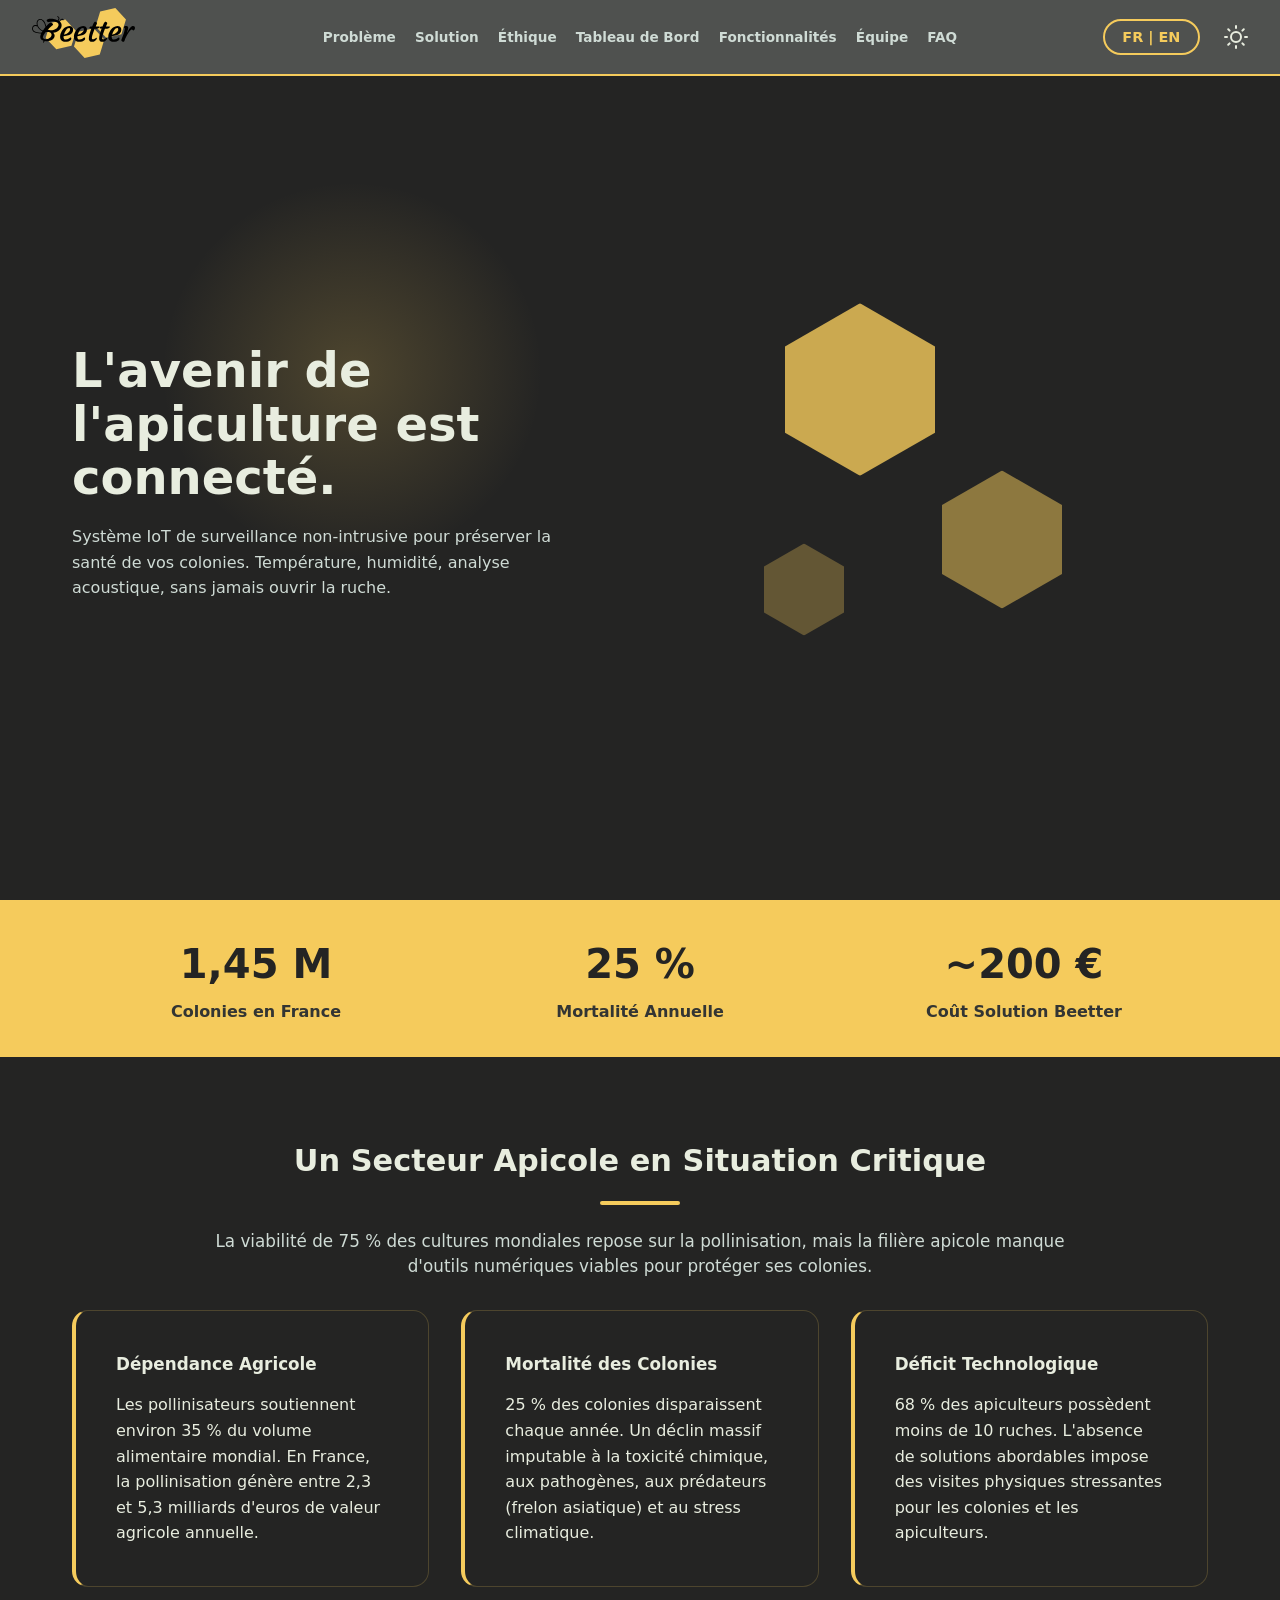
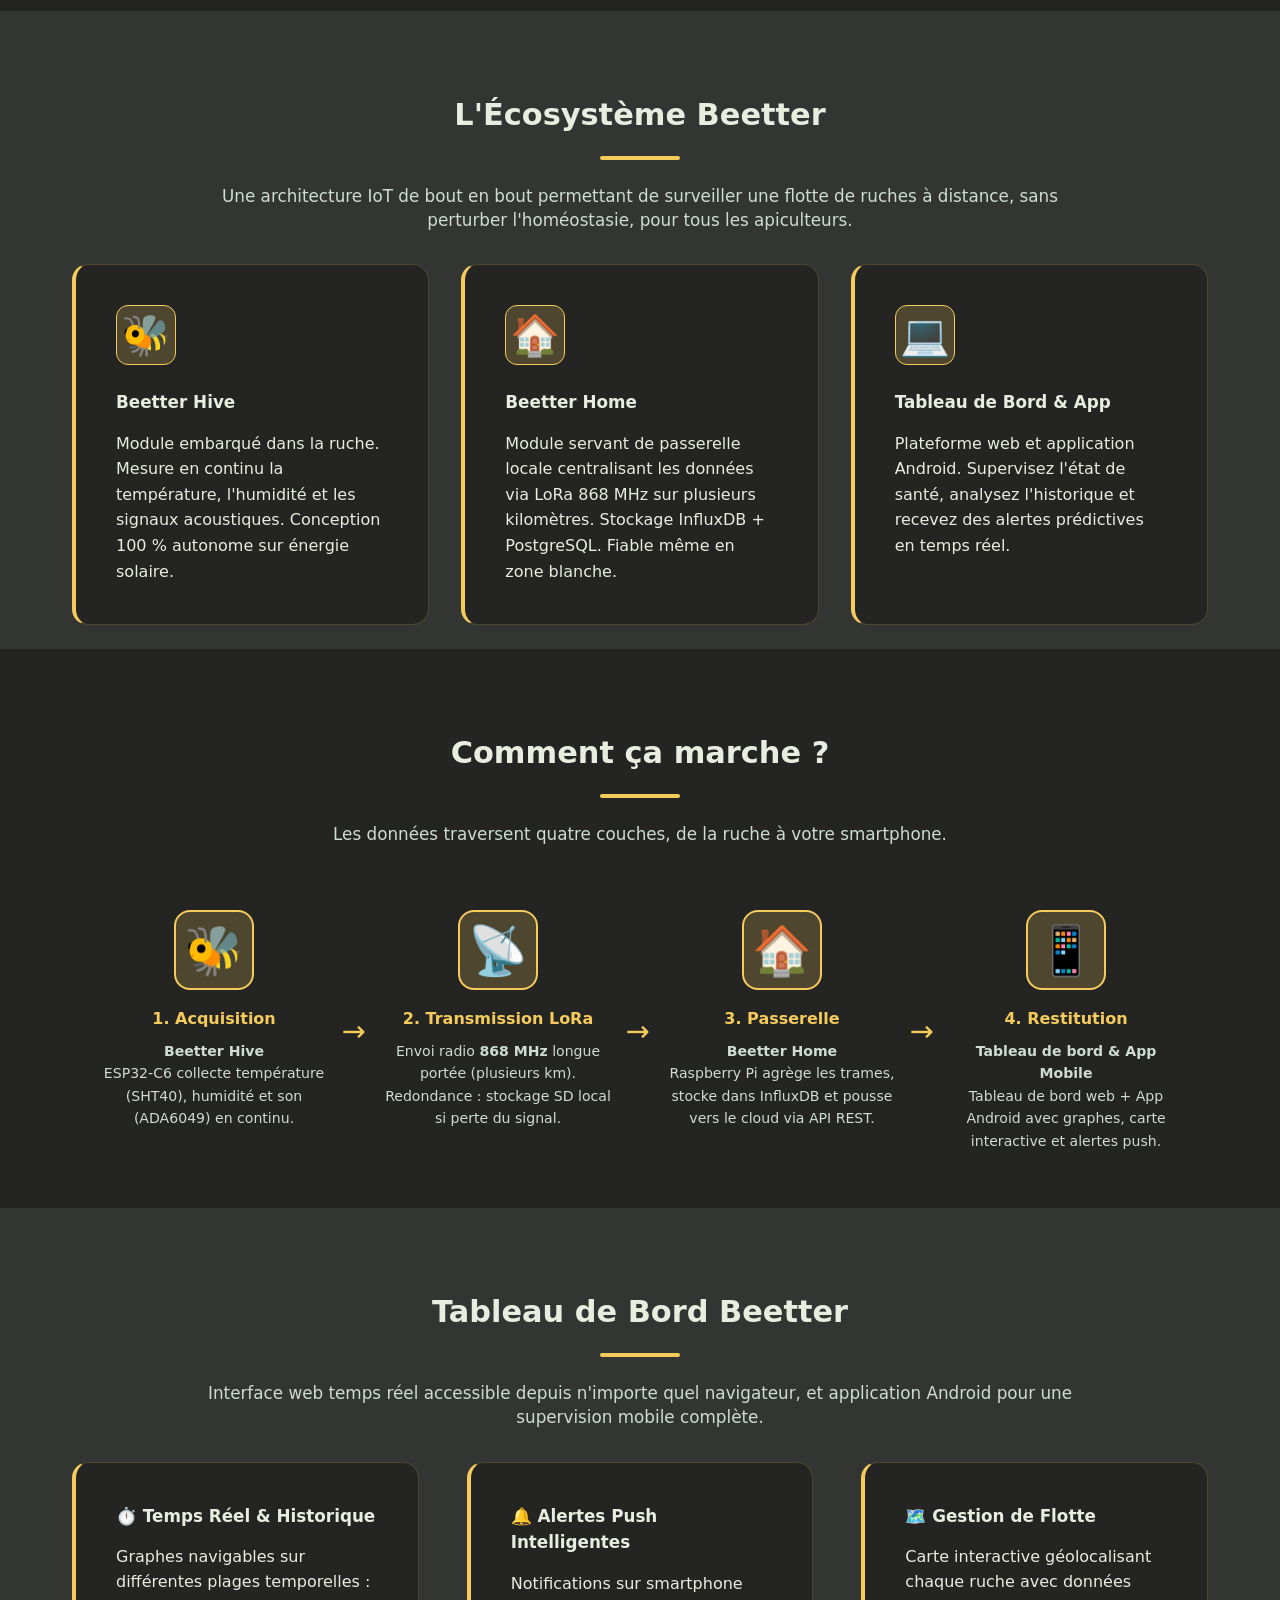
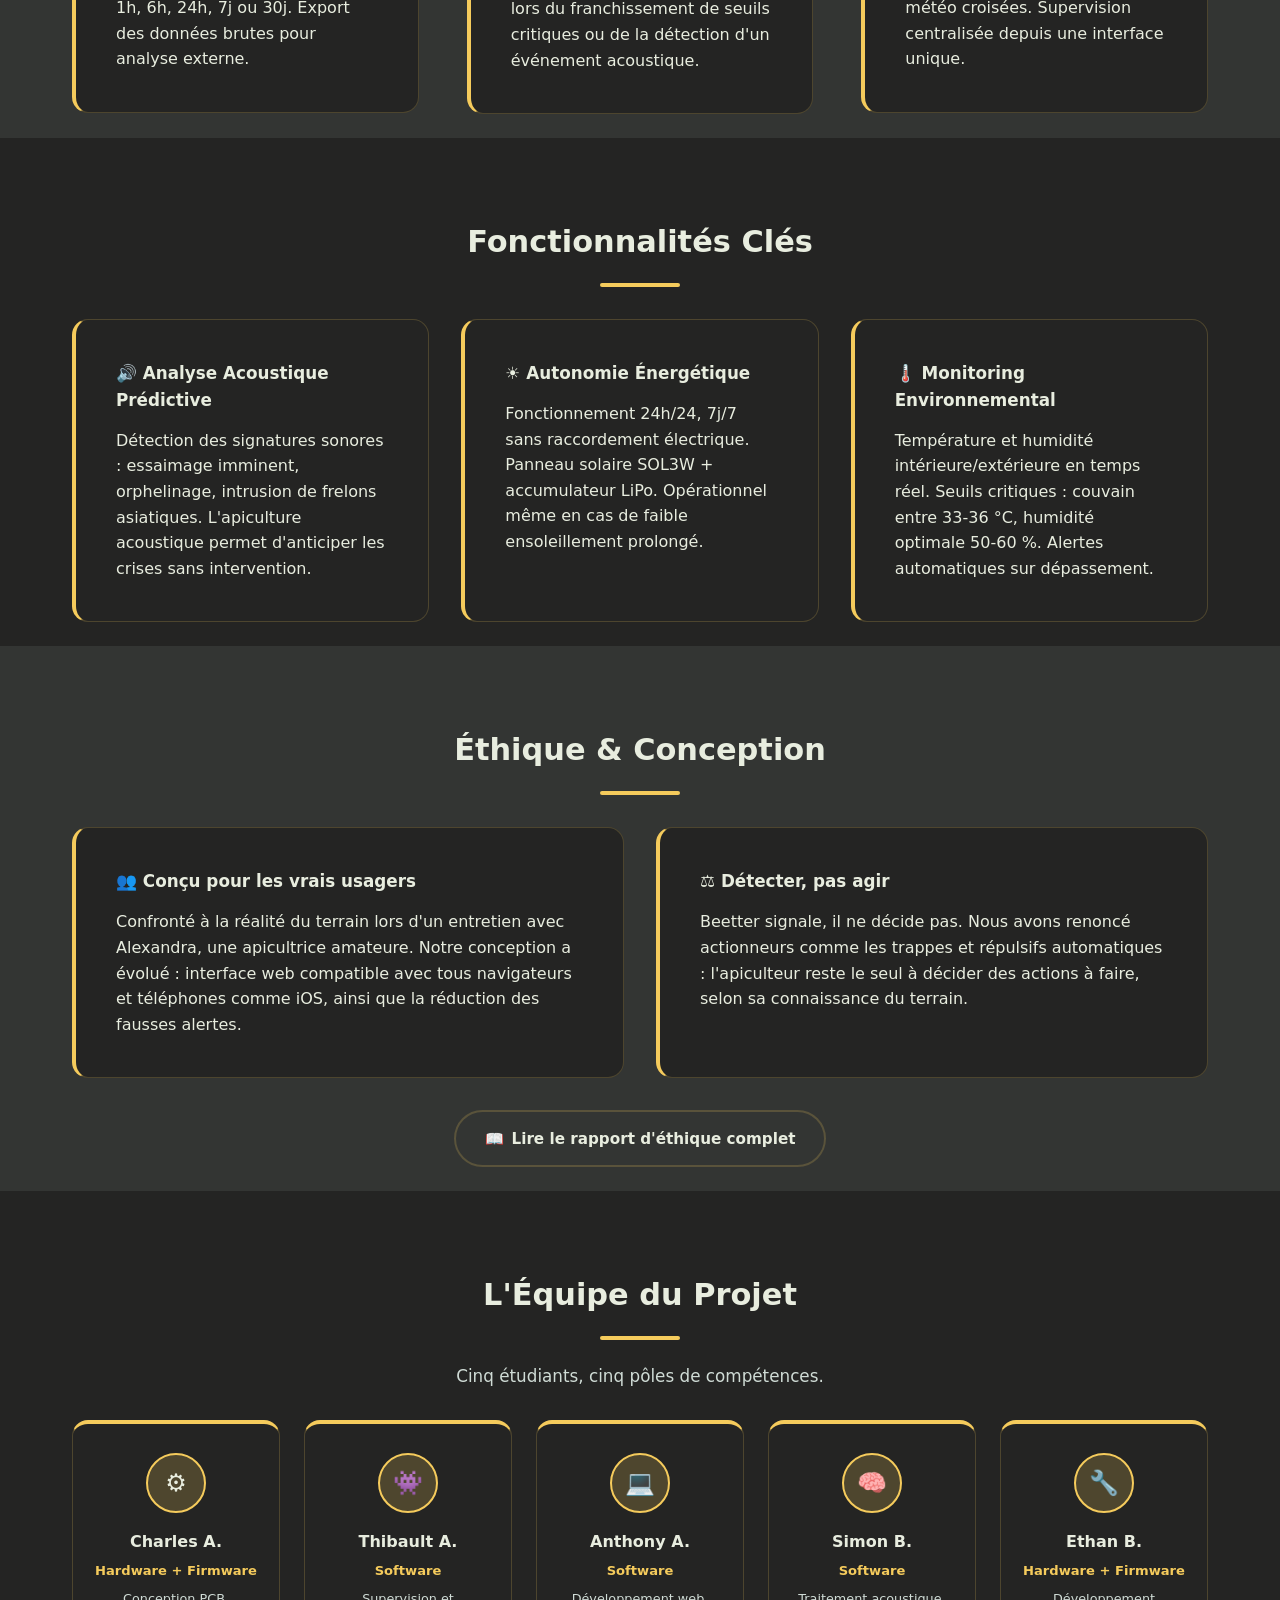
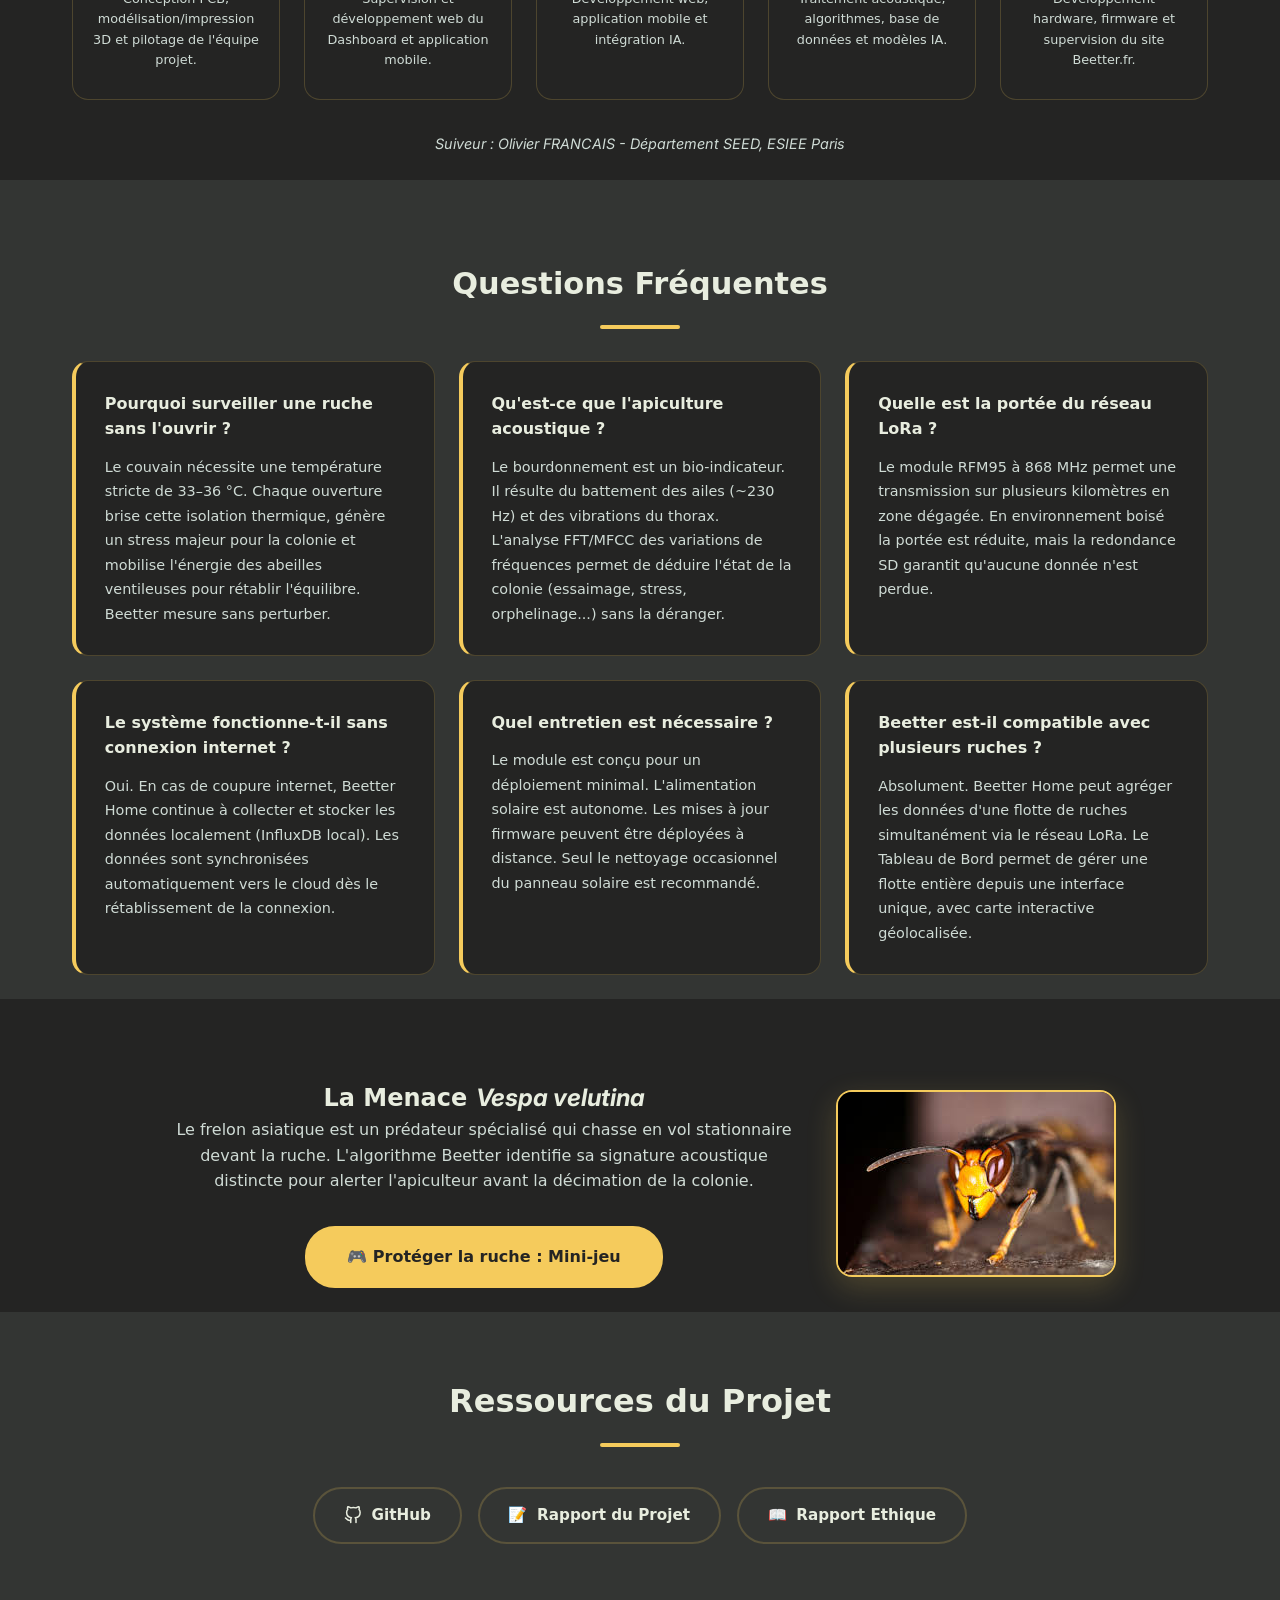
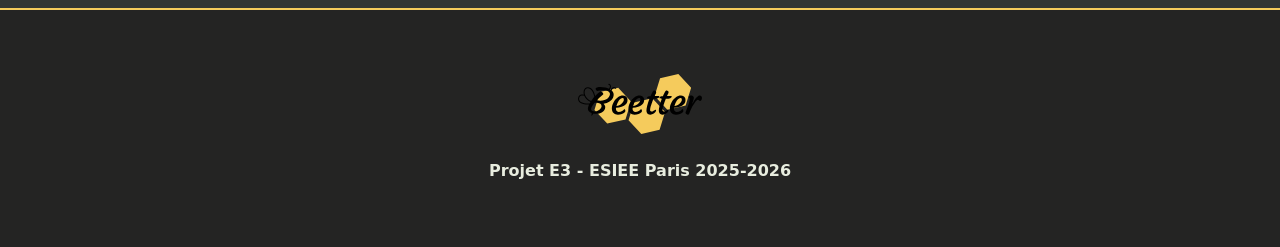
<file: website/index.html>
<!DOCTYPE html>
<html lang="fr">
<!-- Page uses bilingual spans with lang-specific classes. FR/EN content is toggled by updating the root lang attribute. -->
<head>
    <meta charset="UTF-8">
    <meta name="viewport" content="width=device-width, initial-scale=1.0">

    <!-- SEO -->
    <title>Beetter - Monitoring apicole</title>
    <meta name="description" content="Beetter est un système de monitoring apicole connecté. Surveillance en temps réel de vos ruches : température, humidité, analyse acoustique prédictive.">

    <!-- Open Graph (partage réseaux sociaux) -->
    <meta property="og:title" content="Beetter - Monitoring apicole">
    <meta property="og:description" content="Système IoT de surveillance pour préserver la santé de vos colonies. Température, humidité, analyse acoustique, sans jamais ouvrir la ruche.">
    <meta property="og:image" content="https://beetter.fr/Logo_B.png">
    <meta property="og:url" content="https://beetter.fr">
    <meta property="og:type" content="website">
    <meta name="twitter:card" content="summary_large_image">

    <!-- Favicon -->
    <link rel="icon" type="image/png" href="Logo_B.png">

    <!-- Polices : preconnect avant le chargement pour éviter le FOIT sur OVH -->
    <link rel="preconnect" href="https://fonts.googleapis.com">
    <link rel="preconnect" href="https://fonts.gstatic.com" crossorigin>
    <link href="https://fonts.googleapis.com/css2?family=Inter:wght@300;400;600;800&display=swap" rel="stylesheet">

    <!-- CSS local après les polices -->
    <link rel="stylesheet" href="style.css">
    <style>
        /* Bouton FR|EN — harmonisé avec mini-jeu.html */
        .lang-btn {
            display: inline-flex;
            align-items: center;
            justify-content: center;
            padding: 0.5rem 1.1rem;
            font-family: 'Inter', system-ui, sans-serif;
            font-size: 0.9rem;
            font-weight: 700;
            border: 2px solid var(--accent);
            border-radius: 20px;
            background: transparent;
            color: var(--accent);
            cursor: pointer;
            white-space: nowrap;
            transition: transform 0.2s ease, box-shadow 0.2s ease,
                        background-color 0.2s ease, color 0.2s ease;
        }
        .lang-btn:hover {
            background-color: var(--accent);
            color: #242423;
            transform: translateY(-1px);
            box-shadow: 0 6px 14px var(--shadow-accent);
        }
        /* Centrage pour la section Vespa velutina */
        .vespa-grid {
            display: flex;
            align-items: center;
            justify-content: center;
            gap: 2rem;
            flex-wrap: wrap;
        }
        .vespa-grid .game-content {
            text-align: center;
            max-width: 640px;
        }
        .vespa-grid .game-image {
            display: flex;
            justify-content: center;
        }
    </style>
</head>
<body>

    <!-- ══════════════════════ NAVBAR ══════════════════════ -->
    <!-- Main site navigation with logo, section anchors, language and theme toggles. -->
    <nav class="navbar">
        <a href="#" class="logo">
            <img src="Logo Beetter.svg" alt="Logo Beetter" class="logo-img">
        </a>

        <!-- Scrim overlay (mobile) -->
        <div class="nav-scrim" id="nav-scrim"></div>

        <ul class="nav-links" id="nav-links">
            <li><a href="#problematique" class="lang-fr">Problème</a><a href="#problematique" class="lang-en">Problem</a></li>
            <li><a href="#solution" class="lang-fr">Solution</a><a href="#solution" class="lang-en">Solution</a></li>
            <li><a href="#ethique" class="lang-fr">Éthique</a><a href="#ethique" class="lang-en">Ethics</a></li>
            <li><a href="#dashboard" class="lang-fr">Tableau de Bord</a><a href="#dashboard" class="lang-en">Dashboard</a></li>
            <li><a href="#technologie" class="lang-fr">Fonctionnalités</a><a href="#technologie" class="lang-en">Features</a></li>
            <li><a href="#equipe" class="lang-fr">Équipe</a><a href="#equipe" class="lang-en">Team</a></li>
            <li><a href="#faq">FAQ</a></li>
        </ul>

        <div class="nav-controls">
            <button id="lang-toggle" class="lang-btn" aria-label="Changer de langue">FR | EN</button>
            <button id="theme-toggle" class="theme-btn" aria-label="Basculer le thème">
                <svg id="moon-icon" xmlns="http://www.w3.org/2000/svg" width="24" height="24" viewBox="0 0 24 24" fill="none" stroke="currentColor" stroke-width="2" stroke-linecap="round" stroke-linejoin="round"><path d="M21 12.79A9 9 0 1 1 11.21 3 7 7 0 0 0 21 12.79z"></path></svg>
                <svg id="sun-icon" xmlns="http://www.w3.org/2000/svg" width="24" height="24" viewBox="0 0 24 24" fill="none" stroke="currentColor" stroke-width="2" stroke-linecap="round" stroke-linejoin="round" style="display:none;"><circle cx="12" cy="12" r="5"></circle><line x1="12" y1="1" x2="12" y2="3"></line><line x1="12" y1="21" x2="12" y2="23"></line><line x1="4.22" y1="4.22" x2="5.64" y2="5.64"></line><line x1="18.36" y1="18.36" x2="19.78" y2="19.78"></line><line x1="1" y1="12" x2="3" y2="12"></line><line x1="21" y1="12" x2="23" y2="12"></line><line x1="4.22" y1="19.78" x2="5.64" y2="18.36"></line><line x1="18.36" y1="5.64" x2="19.78" y2="4.22"></line></svg>
            </button>
            <button class="hamburger" id="hamburger" aria-label="Ouvrir le menu" aria-expanded="false">
                <span></span><span></span><span></span>
            </button>
        </div>
    </nav>

    <!-- ══════════════════════ HERO ══════════════════════ -->
    <!-- Landing section with the product message and visual hero artwork. -->
    <header class="hero">
        <div class="hero-content">
            <!-- Un seul h1 par page pour le SEO, les deux langues dans des spans -->
            <h1>
                <span class="lang-fr">L'avenir de l'apiculture est connecté.</span>
                <span class="lang-en">The future of beekeeping is connected.</span>
            </h1>
            <p class="lang-fr">Système IoT de surveillance non-intrusive pour préserver la santé de vos colonies. Température, humidité, analyse acoustique, sans jamais ouvrir la ruche.</p>
            <p class="lang-en">Non-intrusive IoT monitoring system to preserve the health of your colonies. Temperature, humidity, acoustic analysis, without ever opening the hive.</p>
        </div>
        <div class="hero-graphic" aria-hidden="true">
            <div class="hexagon hex-1"></div>
            <div class="hexagon hex-2"></div>
            <div class="hexagon hex-3"></div>
        </div>
    </header>

    <!-- ══════════════════════ STATS ══════════════════════ -->
    <section class="stats-banner" aria-label="Chiffres clés">
        <div class="container grid-3">
            <div class="stat-item">
                <p class="stat-value">1,45 M</p>
                <p class="lang-fr stat-label">Colonies en France</p>
                <p class="lang-en stat-label">Colonies in France</p>
            </div>
            <div class="stat-item">
                <p class="stat-value">25 %</p>
                <p class="lang-fr stat-label">Mortalité Annuelle</p>
                <p class="lang-en stat-label">Annual Mortality</p>
            </div>
            <div class="stat-item">
                <p class="stat-value">~200 €</p>
                <p class="lang-fr stat-label">Coût Solution Beetter</p>
                <p class="lang-en stat-label">Beetter Solution Cost</p>
            </div>
        </div>
    </section>

    <!-- ══════════════════════ PROBLÈME ══════════════════════ -->
    <section id="problematique" class="section">
        <div class="container">
            <div class="section-header">
                <h2>
                    <span class="lang-fr">Un Secteur Apicole en Situation Critique</span>
                    <span class="lang-en">An Apicultural Sector in Critical Condition</span>
                </h2>
                <div class="divider"></div>
                <p class="subtitle lang-fr">La viabilité de 75 % des cultures mondiales repose sur la pollinisation, mais la filière apicole manque d'outils numériques viables pour protéger ses colonies.</p>
                <p class="subtitle lang-en">The viability of 75% of global crops relies on pollination, yet the beekeeping sector lacks viable digital tools to protect its colonies.</p>
            </div>
            <div class="grid-3">
                <div class="card">
                    <h3 class="lang-fr">Dépendance Agricole</h3>
                    <h3 class="lang-en">Agricultural Dependency</h3>
                    <p class="lang-fr">Les pollinisateurs soutiennent environ 35 % du volume alimentaire mondial. En France, la pollinisation génère entre 2,3 et 5,3 milliards d'euros de valeur agricole annuelle.</p>
                    <p class="lang-en">Pollinators support about 35% of global food volume. In France, pollination generates between 2.3 and 5.3 billion euros in annual agricultural value.</p>
                </div>
                <div class="card">
                    <h3 class="lang-fr">Mortalité des Colonies</h3>
                    <h3 class="lang-en">Colony Mortality</h3>
                    <p class="lang-fr">25 % des colonies disparaissent chaque année. Un déclin massif imputable à la toxicité chimique, aux pathogènes, aux prédateurs (frelon asiatique) et au stress climatique.</p>
                    <p class="lang-en">25% of colonies disappear each year. A massive decline attributable to chemical toxicity, pathogens, predators (Asian hornet), and climatic stress.</p>
                </div>
                <div class="card">
                    <h3 class="lang-fr">Déficit Technologique</h3>
                    <h3 class="lang-en">Technological Deficit</h3>
                    <p class="lang-fr">68 % des apiculteurs possèdent moins de 10 ruches. L'absence de solutions abordables impose des visites physiques stressantes pour les colonies et les apiculteurs.</p>
                    <p class="lang-en">68% of beekeepers own fewer than 10 hives. The lack of affordable solutions forces stressful physical visits for both colonies and beekeepers.</p>
                </div>
            </div>
        </div>
    </section>

    <!-- ══════════════════════ SOLUTION / ÉCOSYSTÈME ══════════════════════ -->
    <section id="solution" class="section bg-alt">
        <div class="container">
            <div class="section-header">
                <h2>
                    <span class="lang-fr">L'Écosystème Beetter</span>
                    <span class="lang-en">The Beetter Ecosystem</span>
                </h2>
                <div class="divider"></div>
                <p class="subtitle lang-fr">Une architecture IoT de bout en bout permettant de surveiller une flotte de ruches à distance, sans perturber l'homéostasie, pour tous les apiculteurs.</p>
                <p class="subtitle lang-en">An end-to-end IoT architecture enabling remote monitoring of a hive fleet, without disrupting homeostasis, for all beekeepers.</p>
            </div>
            <div class="grid-3">
                <div class="feature-box">
                    <div class="feature-icon" aria-hidden="true">🐝</div>
                    <h3>Beetter Hive</h3>
                    <p class="lang-fr">Module embarqué dans la ruche. Mesure en continu la température, l'humidité et les signaux acoustiques. Conception 100 % autonome sur énergie solaire.</p>
                    <p class="lang-en">In-hive embedded module. Continuously measures temperature, humidity, and acoustic signals. 100% autonomous solar-powered design.</p>
                </div>
                <div class="feature-box">
                    <div class="feature-icon" aria-hidden="true">🏠</div>
                    <h3>Beetter Home</h3>
                    <p class="lang-fr">Module servant de passerelle locale centralisant les données via LoRa 868 MHz sur plusieurs kilomètres. Stockage InfluxDB + PostgreSQL. Fiable même en zone blanche.</p>
                    <p class="lang-en">Local gateway centralizing data via LoRa 868 MHz over several kilometers. InfluxDB + PostgreSQL storage. Reliable even in dead zones.</p>
                </div>
                <div class="feature-box">
                    <div class="feature-icon" aria-hidden="true">💻</div>
                    <h3>
                        <span class="lang-fr">Tableau de Bord &amp; App</span>
                        <span class="lang-en">Dashboard &amp; App</span>
                    </h3>
                    <p class="lang-fr">Plateforme web et application Android. Supervisez l'état de santé, analysez l'historique et recevez des alertes prédictives en temps réel.</p>
                    <p class="lang-en">Web platform and Android app. Monitor health status, analyze history, and receive predictive alerts in real time.</p>
                </div>
            </div>
        </div>
    </section>

    <!-- ══════════════════════ COMMENT ÇA MARCHE ══════════════════════ -->
    <section id="comment" class="section">
        <div class="container">
            <div class="section-header">
                <h2>
                    <span class="lang-fr">Comment ça marche ?</span>
                    <span class="lang-en">How does it work?</span>
                </h2>
                <div class="divider"></div>
                <p class="subtitle lang-fr">Les données traversent quatre couches, de la ruche à votre smartphone.</p>
                <p class="subtitle lang-en">Data travels through four layers, from the hive to your smartphone.</p>
            </div>
            <div class="flow-grid">
                <div class="flow-step">
                    <div class="flow-icon" aria-hidden="true">🐝</div>
                    <h4 class="lang-fr">1. Acquisition</h4>
                    <h4 class="lang-en">1. Acquisition</h4>
                    <p class="lang-fr"><strong>Beetter Hive</strong><br>ESP32-C6 collecte température (SHT40), humidité et son (ADA6049) en continu.</p>
                    <p class="lang-en"><strong>Beetter Hive</strong><br>ESP32-C6 continuously collects temperature (SHT40), humidity and sound (ADA6049).</p>
                </div>
                <div class="flow-step">
                    <div class="flow-icon" aria-hidden="true">📡</div>
                    <h4 class="lang-fr">2. Transmission LoRa</h4>
                    <h4 class="lang-en">2. LoRa Transmission</h4>
                    <p class="lang-fr">Envoi radio <strong>868 MHz</strong> longue portée (plusieurs km). Redondance : stockage SD local si perte du signal.</p>
                    <p class="lang-en"><strong>868 MHz</strong> long-range radio (several km). Redundancy: local SD storage if signal is lost.</p>
                </div>
                <div class="flow-step">
                    <div class="flow-icon" aria-hidden="true">🏠</div>
                    <h4 class="lang-fr">3. Passerelle</h4>
                    <h4 class="lang-en">3. Gateway</h4>
                    <p class="lang-fr"><strong>Beetter Home</strong><br>Raspberry Pi agrège les trames, stocke dans InfluxDB et pousse vers le cloud via API REST.</p>
                    <p class="lang-en"><strong>Beetter Home</strong><br>Raspberry Pi aggregates frames, stores in InfluxDB, and pushes to cloud via REST API.</p>
                </div>
                <div class="flow-step">
                    <div class="flow-icon" aria-hidden="true">📱</div>
                    <h4 class="lang-fr">4. Restitution</h4>
                    <h4 class="lang-en">4. Display</h4>
                    <p class="lang-fr"><strong>Tableau de bord &amp; App Mobile</strong><br>Tableau de bord web + App Android avec graphes, carte interactive et alertes push.</p>
                    <p class="lang-en"><strong>Dashboard &amp; App</strong><br>Web dashboard + Android app with graphs, interactive map, and push alerts.</p>
                </div>
            </div>
        </div>
    </section>

    <!-- ══════════════════════ DASHBOARD PREVIEW ══════════════════════ -->
    <section id="dashboard" class="section bg-alt">
        <div class="container">
            <div class="section-header">
                <h2>
                    <span class="lang-fr">Tableau de Bord Beetter</span>
                    <span class="lang-en">Beetter Dashboard</span>
                </h2>
                <div class="divider"></div>
                <p class="subtitle lang-fr">Interface web temps réel accessible depuis n'importe quel navigateur, et application Android pour une supervision mobile complète.</p>
                <p class="subtitle lang-en">Real-time web interface accessible from any browser, and Android app for complete mobile supervision.</p>
            </div>
            <div class="grid-2 dashboard-features">
                <div class="tech-item">
                    <h3 class="lang-fr">⏱️ Temps Réel &amp; Historique</h3>
                    <h3 class="lang-en">⏱️ Real-Time &amp; History</h3>
                    <p class="lang-fr">Graphes navigables sur différentes plages temporelles : 1h, 6h, 24h, 7j ou 30j. Export des données brutes pour analyse externe.</p>
                    <p class="lang-en">Navigable graphs over different time ranges : 1h, 6h, 24h, 7d, or 30d. Raw data export for external analysis.</p>
                </div>
                <div class="tech-item">
                    <h3 class="lang-fr">🔔 Alertes Push Intelligentes</h3>
                    <h3 class="lang-en">🔔 Smart Push Alerts</h3>
                    <p class="lang-fr">Notifications sur smartphone lors du franchissement de seuils critiques ou de la détection d'un événement acoustique.</p>
                    <p class="lang-en">Smartphone notifications when critical thresholds are crossed or an acoustic event is detected.</p>
                </div>
                <div class="tech-item">
                    <h3 class="lang-fr">🗺️ Gestion de Flotte</h3>
                    <h3 class="lang-en">🗺️ Fleet Management</h3>
                    <p class="lang-fr">Carte interactive géolocalisant chaque ruche avec données météo croisées. Supervision centralisée depuis une interface unique.</p>
                    <p class="lang-en">Interactive map geolocating each hive with cross-referenced weather data. Centralized supervision from a single interface.</p>
                </div>
            </div>
        </div>
    </section>

    <!-- ══════════════════════ FONCTIONNALITÉS ══════════════════════ -->
    <section id="technologie" class="section">
        <div class="container">
            <div class="section-header">
                <h2>
                    <span class="lang-fr">Fonctionnalités Clés</span>
                    <span class="lang-en">Key Features</span>
                </h2>
                <div class="divider"></div>
            </div>
            <div class="grid-2">
                <div class="tech-item">
                    <h3 class="lang-fr">🔊 Analyse Acoustique Prédictive</h3>
                    <h3 class="lang-en">🔊 Predictive Acoustic Analysis</h3>
                    <p class="lang-fr">Détection des signatures sonores : essaimage imminent, orphelinage, intrusion de frelons asiatiques. L'apiculture acoustique permet d'anticiper les crises sans intervention.</p>
                    <p class="lang-en">Detection of sound signatures: imminent swarming, queenless colony, Asian hornet intrusion. Acoustic beekeeping enables anticipating crises without intervention.</p>
                </div>
                <div class="tech-item">
                    <h3 class="lang-fr">☀️ Autonomie Énergétique</h3>
                    <h3 class="lang-en">☀️ Energy Autonomy</h3>
                    <p class="lang-fr">Fonctionnement 24h/24, 7j/7 sans raccordement électrique. Panneau solaire SOL3W + accumulateur LiPo. Opérationnel même en cas de faible ensoleillement prolongé.</p>
                    <p class="lang-en">24/7 operation without electrical connection. SOL3W solar panel + LiPo battery. Operational even during prolonged low sunlight.</p>
                </div>
                <div class="tech-item">
                    <h3 class="lang-fr">🌡️ Monitoring Environnemental</h3>
                    <h3 class="lang-en">🌡️ Environmental Monitoring</h3>
                    <p class="lang-fr">Température et humidité intérieure/extérieure en temps réel. Seuils critiques : couvain entre 33-36 °C, humidité optimale 50-60 %. Alertes automatiques sur dépassement.</p>
                    <p class="lang-en">Real-time interior/exterior temperature and humidity. Critical thresholds: brood between 33-36°C, optimal humidity 50-60%. Automatic alerts on threshold breach.</p>
                </div>
            </div>
        </div>
    </section>

    <!-- ══════════════════════ ÉTHIQUE ══════════════════════ -->
    <section id="ethique" class="section bg-alt">
        <div class="container">
            <div class="section-header">
                <h2>
                    <span class="lang-fr">Éthique &amp; Conception</span>
                    <span class="lang-en">Ethics &amp; Design</span>
                </h2>
                <div class="divider"></div>
            </div>
            <div class="grid-2">
                <div class="card">
                    <h3 class="lang-fr">👥 Conçu pour les vrais usagers</h3>
                    <h3 class="lang-en">👥 Designed for Real Users</h3>
                    <p class="lang-fr">Confronté à la réalité du terrain lors d'un entretien avec Alexandra, une apicultrice amateure. Notre conception a évolué : interface web compatible avec tous navigateurs et téléphones comme iOS, ainsi que la réduction des fausses alertes.</p>
                    <p class="lang-en">Challenged by field reality through an interview with Alexandra, an amateur beekeeper. Our design evolved : web interface compatible with all browsers and mobile devices, as well as reducing false alarms.</p>
                </div>
                <div class="card">
                    <h3 class="lang-fr">⚖️ Détecter, pas agir</h3>
                    <h3 class="lang-en">⚖️ Detect, Not Act</h3>
                    <p class="lang-fr">Beetter signale, il ne décide pas. Nous avons renoncé actionneurs comme les trappes et répulsifs automatiques : l'apiculteur reste le seul à décider des actions à faire, selon sa connaissance du terrain.</p>
                    <p class="lang-en">Beetter provides alerts, it does not make decisions. We have opted out of using devices such as automatic hive covers and repellents : the beekeeper remains the sole decision-maker regarding what actions to take, based on their knowledge of the site.</p>
                </div>
            </div>
            <p style="text-align:center; margin-top: 2rem;">
                <a href="Rapport_Ethique_BERDUGO_AZZA_AGUEH_AUCOUTURIER_BOURGOIS.pdf" target="_blank" rel="noopener noreferrer" class="resource-btn resource-btn-secondary" style="display:inline-flex; align-items:center; gap:0.5rem; margin: 0 auto;">
                    <span aria-hidden="true">📖</span>
                    <span class="lang-fr">Lire le rapport d'éthique complet</span>
                    <span class="lang-en">Read the full ethics report</span>
                </a>
            </p>
        </div>
    </section>


    <!-- ══════════════════════ ÉQUIPE ══════════════════════ -->
    <section id="equipe" class="section">
        <div class="container">
            <div class="section-header">
                <h2>
                    <span class="lang-fr">L'Équipe du Projet</span>
                    <span class="lang-en">The Project Team</span>
                </h2>
                <div class="divider"></div>
                <p class="subtitle lang-fr">Cinq étudiants, cinq pôles de compétences.</p>
                <p class="subtitle lang-en">Five students, five areas of expertise.</p>
            </div>
            <div class="team-grid">
                <div class="team-card">
                    <div class="team-avatar" aria-hidden="true">⚙️</div>
                    <div class="team-name">Charles A.</div>
                    <div class="team-role lang-fr">Hardware + Firmware</div>
                    <div class="team-role lang-en">Hardware + Firmware</div>
                    <div class="team-desc lang-fr">Conception PCB, modélisation/impression 3D et pilotage de l'équipe projet.</div>
                    <div class="team-desc lang-en">PCB design and 3D modeling/printing and project team leadership.</div>
                </div>
                <div class="team-card">
                    <div class="team-avatar" aria-hidden="true">👾</div>
                    <div class="team-name">Thibault A.</div>
                    <div class="team-role lang-fr">Software</div>
                    <div class="team-role lang-en">Software</div>
                    <div class="team-desc lang-fr">Supervision et développement web du Dashboard et application mobile.</div>
                    <div class="team-desc lang-en">Dashboard Oversight and Web Development and mobile applications.</div>
                </div>
                <div class="team-card">
                    <div class="team-avatar" aria-hidden="true">💻</div>
                    <div class="team-name">Anthony A.</div>
                    <div class="team-role lang-fr">Software</div>
                    <div class="team-role lang-en">Software</div>
                    <div class="team-desc lang-fr">Développement web, application mobile et intégration IA.</div>
                    <div class="team-desc lang-en">Web, mobile app development and AI integration.</div>
                </div>
                <div class="team-card">
                    <div class="team-avatar" aria-hidden="true">🧠</div>
                    <div class="team-name">Simon B.</div>
                    <div class="team-role lang-fr">Software</div>
                    <div class="team-role lang-en">Software</div>
                    <div class="team-desc lang-fr">Traitement acoustique, algorithmes, base de données et modèles IA.</div>
                    <div class="team-desc lang-en">Acoustic processing, algorithms, database and AI models.</div>
                </div>
                <div class="team-card">
                    <div class="team-avatar" aria-hidden="true">🔧</div>
                    <div class="team-name">Ethan B.</div>
                    <div class="team-role lang-fr">Hardware + Firmware</div>
                    <div class="team-role lang-en">Hardware + Firmware</div>
                    <div class="team-desc lang-fr">Développement hardware, firmware et supervision du site Beetter.fr.</div>
                    <div class="team-desc lang-en">Hardware and firmware development with Beetter.fr oversight.</div>
                </div>
            </div>
            <p class="footer-supervisor">
                    <em class="lang-fr">Suiveur : Olivier FRANCAIS - Département SEED, ESIEE Paris</em>
                    <em class="lang-en">Supervisor: Olivier FRANCAIS - SEED Department, ESIEE Paris</em>
            </p>
        </div>
    </section>

    <!-- ══════════════════════ FAQ ══════════════════════ -->
    <section id="faq" class="section bg-alt">
        <div class="container">
            <div class="section-header">
                <h2>
                    <span class="lang-fr">Questions Fréquentes</span>
                    <span class="lang-en">Frequently Asked Questions</span>
                </h2>
                <div class="divider"></div>
            </div>
            <div class="faq-grid">
                <div class="faq-item">
                    <div class="faq-q lang-fr">Pourquoi surveiller une ruche sans l'ouvrir ?</div>
                    <div class="faq-q lang-en">Why monitor a hive without opening it?</div>
                    <div class="faq-a lang-fr">Le couvain nécessite une température stricte de 33–36 °C. Chaque ouverture brise cette isolation thermique, génère un stress majeur pour la colonie et mobilise l'énergie des abeilles ventileuses pour rétablir l'équilibre. Beetter mesure sans perturber.</div>
                    <div class="faq-a lang-en">The brood requires a strict temperature of 33–36°C. Every opening breaks this thermal isolation, causes major stress to the colony and mobilizes the energy of fanning bees to restore balance. Beetter measures without disturbing.</div>
                </div>
                <div class="faq-item">
                    <div class="faq-q lang-fr">Qu'est-ce que l'apiculture acoustique ?</div>
                    <div class="faq-q lang-en">What is acoustic beekeeping?</div>
                    <div class="faq-a lang-fr">Le bourdonnement est un bio-indicateur. Il résulte du battement des ailes (~230 Hz) et des vibrations du thorax. L'analyse FFT/MFCC des variations de fréquences permet de déduire l'état de la colonie (essaimage, stress, orphelinage...) sans la déranger.</div>
                    <div class="faq-a lang-en">Buzzing is a bio-indicator. It results from wing beats (~230 Hz) and thorax vibrations. FFT/MFCC analysis of frequency variations enables deducing the colony state (swarming, stress, queenlessness...) without disturbing it.</div>
                </div>
                <div class="faq-item">
                    <div class="faq-q lang-fr">Quelle est la portée du réseau LoRa ?</div>
                    <div class="faq-q lang-en">What is the LoRa network range?</div>
                    <div class="faq-a lang-fr">Le module RFM95 à 868 MHz permet une transmission sur plusieurs kilomètres en zone dégagée. En environnement boisé la portée est réduite, mais la redondance SD garantit qu'aucune donnée n'est perdue.</div>
                    <div class="faq-a lang-en">The RFM95 module at 868 MHz enables transmission over several kilometers in open areas. Range is reduced in wooded environments, but SD redundancy ensures no data is lost.</div>
                </div>
                <div class="faq-item">
                    <div class="faq-q lang-fr">Le système fonctionne-t-il sans connexion internet ?</div>
                    <div class="faq-q lang-en">Does the system work without internet connection?</div>
                    <div class="faq-a lang-fr">Oui. En cas de coupure internet, Beetter Home continue à collecter et stocker les données localement (InfluxDB local). Les données sont synchronisées automatiquement vers le cloud dès le rétablissement de la connexion.</div>
                    <div class="faq-a lang-en">Yes. In case of internet outage, Beetter Home continues to collect and store data locally (local InfluxDB). Data is automatically synced to the cloud once the connection is restored.</div>
                </div>
                <div class="faq-item">
                    <div class="faq-q lang-fr">Quel entretien est nécessaire ?</div>
                    <div class="faq-q lang-en">What maintenance is required?</div>
                    <div class="faq-a lang-fr">Le module est conçu pour un déploiement minimal. L'alimentation solaire est autonome. Les mises à jour firmware peuvent être déployées à distance. Seul le nettoyage occasionnel du panneau solaire est recommandé.</div>
                    <div class="faq-a lang-en">The module is designed for minimal deployment. Solar power is autonomous. Firmware updates can be deployed remotely. Only occasional cleaning of the solar panel is recommended.</div>
                </div>
                <div class="faq-item">
                    <div class="faq-q lang-fr">Beetter est-il compatible avec plusieurs ruches ?</div>
                    <div class="faq-q lang-en">Is Beetter compatible with multiple hives?</div>
                    <div class="faq-a lang-fr">Absolument. Beetter Home peut agréger les données d'une flotte de ruches simultanément via le réseau LoRa. Le Tableau de Bord permet de gérer une flotte entière depuis une interface unique, avec carte interactive géolocalisée.</div>
                    <div class="faq-a lang-en">Absolutely. Beetter Home can collect data from a fleet of hives simultaneously via the LoRa network. The dashboard allows managing an entire fleet from a single interface, with a geolocated interactive map.</div>
                </div>
            </div>
        </div>
    </section>

    <!-- ══════════════════════ VESPA VELUTINA ══════════════════════ -->
    <section id="mini-jeu-section" class="section">
        <div class="container">
            <div class="grid-2 vespa-grid">
                <div class="game-content">
                    <h2>
                        <span class="lang-fr">La Menace <em>Vespa velutina</em></span>
                        <span class="lang-en">The <em>Vespa velutina</em> Threat</span>
                    </h2>
                    <p class="lang-fr vespa-desc">
                        Le frelon asiatique est un prédateur spécialisé qui chasse en vol stationnaire devant la ruche. L'algorithme Beetter identifie sa signature acoustique distincte pour alerter l'apiculteur avant la décimation de la colonie.
                    </p>
                    <p class="lang-en vespa-desc">
                        The Asian hornet is a specialized predator that hunts in a hover flight in front of the hive. The Beetter algorithm identifies its distinct acoustic signature to alert the beekeeper before the colony is decimated.
                    </p>
                    <a href="mini-jeu.html" class="cta-button lang-fr">🎮 Protéger la ruche : Mini-jeu</a>
                    <a href="mini-jeu.html" class="cta-button lang-en">🎮 Protect the Hive: Mini-game</a>
                </div>
                <div class="game-image">
                    <img src="vespa_velutina.jpg" alt="Frelon asiatique - Vespa velutina" class="vespa-img">
                </div>
            </div>
        </div>
    </section>

    <!-- ══════════════════════ RESSOURCES ══════════════════════ -->
    <section class="section bg-alt resources-section">
        <div class="container resources-container">
            <h2 class="resources-title">
                <span class="lang-fr">Ressources du Projet</span>
                <span class="lang-en">Project Resources</span>
            </h2>
            <div class="divider"></div>
            <div class="resources-row">
                <a href="https://github.com/Charlox29/Beetter" target="_blank" rel="noopener noreferrer" class="resource-btn resource-btn-secondary">
                    <svg xmlns="http://www.w3.org/2000/svg" width="18" height="18" viewBox="0 0 24 24" fill="none" stroke="currentColor" stroke-width="2" stroke-linecap="round" stroke-linejoin="round" aria-hidden="true"><path d="M9 19c-5 1.5-5-2.5-7-3m14 6v-3.87a3.37 3.37 0 0 0-.94-2.61c3.14-.35 6.44-1.54 6.44-7A5.44 5.44 0 0 0 20 4.77 5.07 5.07 0 0 0 19.91 1S18.73.65 16 2.48a13.38 13.38 0 0 0-7 0C6.27.65 5.09 1 5.09 1A5.07 5.07 0 0 0 5 4.77a5.44 5.44 0 0 0-1.5 3.78c0 5.42 3.3 6.61 6.44 7A3.37 3.37 0 0 0 9 18.13V22"></path></svg>
                    GitHub
                </a>
                <a href="Rapport_Projet_Beetter.pdf" target="_blank" rel="noopener noreferrer" class="resource-btn resource-btn-secondary">
                    <span aria-hidden="true">📝</span>
                    <span class="lang-fr">Rapport du Projet</span>
                    <span class="lang-en">Project Report</span>
                </a>

                <a href="Rapport_Ethique_BERDUGO_AZZA_AGUEH_AUCOUTURIER_BOURGOIS.pdf" target="_blank" rel="noopener noreferrer" class="resource-btn resource-btn-secondary">
                    <span aria-hidden="true">📖</span>
                    <span class="lang-fr">Rapport Ethique</span>
                    <span class="lang-en">Ethics Report</span>
                </a>
            </div>
        </div>
    </section>

    <!-- ══════════════════════ FOOTER ══════════════════════ -->
    <footer>
        <div class="container footer-content">
            <div class="footer-logo">
                <img src="Logo Beetter.svg" alt="Logo Beetter" class="logo-img-footer">
            </div>
            <p class="lang-fr">Projet E3 - ESIEE Paris 2025-2026</p>
            <p class="lang-en">E3 Project - ESIEE Paris 2025-2026</p>
        </div>
    </footer>

    <script>
        // === THÈME ===
        const themeBtn = document.getElementById('theme-toggle');
        const sunIcon  = document.getElementById('sun-icon');
        const moonIcon = document.getElementById('moon-icon');
        const html     = document.documentElement;

        html.setAttribute('data-theme', 'dark');
        sunIcon.style.display  = 'block';
        moonIcon.style.display = 'none';

        themeBtn.addEventListener('click', () => {
            const newTheme = html.getAttribute('data-theme') === 'light' ? 'dark' : 'light';
            html.setAttribute('data-theme', newTheme);
            sunIcon.style.display  = newTheme === 'dark' ? 'block' : 'none';
            moonIcon.style.display = newTheme === 'dark' ? 'none'  : 'block';
        });

        // === LANGUE ===
        const langBtn = document.getElementById('lang-toggle');
        langBtn.addEventListener('click', () => {
            const newLang = html.getAttribute('lang') === 'fr' ? 'en' : 'fr';
            html.setAttribute('lang', newLang);
            langBtn.textContent = newLang === 'fr' ? 'FR | EN' : 'EN | FR';
        });

        // === HAMBURGER MENU ===
        const hamburger = document.getElementById('hamburger');
        const navLinks  = document.getElementById('nav-links');
        const navScrim  = document.getElementById('nav-scrim');

        function toggleMenu(open) {
            hamburger.classList.toggle('open', open);
            navLinks.classList.toggle('open', open);
            navScrim.classList.toggle('open', open);
            hamburger.setAttribute('aria-expanded', String(open));
            document.body.classList.toggle('no-scroll', open);
        }

        hamburger.addEventListener('click', () => toggleMenu(!hamburger.classList.contains('open')));
        navScrim.addEventListener('click', () => toggleMenu(false));
        navLinks.querySelectorAll('a').forEach(a => a.addEventListener('click', () => toggleMenu(false)));

        // === INTERSECTION OBSERVER (scroll fade-in) ===
        const animTargets = document.querySelectorAll('.card, .feature-box, .tech-item, .team-card, .faq-item, .flow-step');
        if (window.matchMedia('(prefers-reduced-motion: no-preference)').matches) {
            const io = new IntersectionObserver((entries) => {
                entries.forEach((e, i) => {
                    if (e.isIntersecting) {
                        e.target.style.transitionDelay = (i % 4) * 80 + 'ms';
                        e.target.classList.add('visible');
                        io.unobserve(e.target);
                    }
                });
            }, { threshold: 0.12 });
            animTargets.forEach(el => io.observe(el));
        } else {
            animTargets.forEach(el => el.classList.add('visible'));
        }

        // === SMOOTH SCROLL pour les ancres ===
        document.querySelectorAll('a[href^="#"]').forEach(anchor => {
            anchor.addEventListener('click', function (e) {
                const target = document.querySelector(this.getAttribute('href'));
                if (target) {
                    e.preventDefault();
                    target.scrollIntoView({ behavior: 'smooth', block: 'start' });
                }
            });
        });
    </script>
</body>
</html>
</file>
<file: website/style.css>
/* ═══════════════════════════════════════════════════════════ */
/* VARIABLES & RESET */
/* ═══════════════════════════════════════════════════════════ */

@font-face {
    font-family: 'Inter';
    font-style: normal;
    font-weight: 300 800;
    font-display: swap;
    src: local('Inter');
}

/* Couleurs et tokens de base pour le thème clair et le thème sombre. */
:root {
    --bg-primary: #E8EDDF;
    --bg-secondary: #CFDBD5;
    --text-primary: #242423;
    --text-secondary: #333533;
    --accent: #F5CB5C;
    --accent-hover: #e0b642;
    --glass-bg: rgba(207, 219, 213, 0.85);
    --border-color: rgba(36, 36, 35, 0.1);
    --shadow-accent: rgba(245, 203, 92, 0.4);
}

[data-theme="dark"] {
    --bg-primary: #242423;
    --bg-secondary: #333533;
    --text-primary: #E8EDDF;
    --text-secondary: #CFDBD5;
    --accent: #F5CB5C;
    --accent-hover: #ffd970;
    --glass-bg: rgba(85, 87, 85, 0.9);
    --border-color: rgba(245, 203, 92, 0.2);
    --shadow-accent: rgba(245, 203, 92, 0.2);
}

:root:lang(fr) .lang-en { display: none; }
:root:lang(en) .lang-fr { display: none; }

* {
    margin: 0;
    padding: 0;
    box-sizing: border-box;
    cursor: url('data:image/svg+xml;utf8,<svg xmlns="http://www.w3.org/2000/svg" width="32" height="32" style="font-size:24px"><text y="24">🐝</text></svg>') 16 16, auto !important;
}

body {
    font-family: 'Inter', system-ui, -apple-system, BlinkMacSystemFont, 'Segoe UI', Helvetica, Arial, sans-serif;
    background-color: var(--bg-primary);
    color: var(--text-primary);
    transition: background-color 0.3s ease, color 0.3s ease;
    line-height: 1.6;
    overflow-x: hidden;
    overflow-y: auto;
}

body.no-scroll { overflow: hidden; }

/* ═══════════════════════════════════════════════════════════ */
/* LAYOUT */
/* ═══════════════════════════════════════════════════════════ */

.container {
    max-width: 1200px;
    margin: 0 auto;
    padding: 0 2rem;
}

.grid-2 { display: grid; grid-template-columns: repeat(auto-fit, minmax(300px, 1fr)); gap: 2rem; }
.grid-3 { display: grid; grid-template-columns: repeat(auto-fit, minmax(280px, 1fr)); gap: 2rem; }

/* ═══════════════════════════════════════════════════════════ */
/* NAVIGATION */
/* ═══════════════════════════════════════════════════════════ */

.navbar {
    position: fixed;
    top: 0;
    width: 100%;
    padding: 0.5rem 2rem;
    display: flex;
    justify-content: space-between;
    align-items: center;
    background: var(--glass-bg);
    backdrop-filter: blur(12px);
    -webkit-backdrop-filter: blur(12px);
    z-index: 1000;
    border-bottom: 2px solid var(--accent);
    transition: background 0.3s ease;
}

.logo-img {
    height: 50px;
    width: auto;
    object-fit: contain;
}

.nav-links {
    display: flex;
    align-items: center;
    gap: 1.2rem;
    list-style: none;
}

/* Center nav links horizontally in the navbar on larger screens */
@media (min-width: 901px) {
    .nav-links {
        position: absolute;
        left: 50%;
        top: 50%;
        transform: translate(-50%, -50%);
        z-index: 1001;
        gap: 1.2rem;
    }
}

.nav-links a {
    font-size: 0.85rem;
    font-weight: 600;
    color: var(--text-secondary);
    text-decoration: none;
    transition: color 0.2s;
}

.nav-links a:hover { color: var(--accent); }

@media (max-width: 900px) { .nav-links { display: none; } }

.nav-controls {
    display: flex;
    align-items: center;
    gap: 1.5rem;
}

/* Ensure hamburger sits inline to the right of theme button and is centered vertically */
.nav-controls .hamburger {
    display: inline-flex;
    align-items: center;
    justify-content: center;
    height: 44px;
    width: 44px;
    padding: 6px;
    margin-left: 0.25rem;
    background: none;
    border: none;
}
.nav-controls .hamburger span { margin: 0; }

.theme-btn, .lang-btn, .github-link {
    background: none;
    border: none;
    color: var(--text-primary);
    font-family: 'Inter', sans-serif;
    display: flex;
    align-items: center;
    justify-content: center;
    transition: all 0.2s ease;
    text-decoration: none;
    cursor: pointer;
}

.lang-btn {
    font-weight: 800;
    font-size: 1rem;
    padding: 0.4rem 0.8rem;
    border: 1px solid var(--accent);
    border-radius: 20px;
    color: var(--accent);
    white-space: nowrap;
}

.nav-link-button {
    display: inline-flex;
    align-items: center;
    justify-content: center;
    background: transparent;
    color: var(--accent);
    border: 1px solid var(--accent);
    padding: 0.55rem 1rem;
    font-size: 0.9rem;
    border-radius: 20px;
    min-width: 0;
    white-space: nowrap;
    text-decoration: none;
    font-weight: 700;
    transition: transform 0.2s ease, box-shadow 0.2s ease, background-color 0.2s ease, color 0.2s ease;
}

.nav-link-button:hover {
    transform: translateY(-1px);
    box-shadow: 0 8px 15px rgba(0,0,0,0.08);
    background-color: rgba(245,203,92,0.12);
    color: #242423;
}

.lang-btn:hover {
    background-color: var(--accent);
    color: #242423;
}

.theme-btn:hover, .github-link:hover {
    transform: scale(1.1);
    color: var(--accent);
}

/* ═══════════════════════════════════════════════════════════ */
/* HERO SECTION */
/* ═══════════════════════════════════════════════════════════ */

.hero {
    min-height: 100vh;
    display: flex;
    align-items: center;
    justify-content: space-between;
    padding: 6rem 2rem 2rem;
    position: relative;
    max-width: 1200px;
    margin: 0 auto;
}

.hero::before {
    content: '';
    position: absolute;
    top: 20%;
    left: 10%;
    width: 30vw;
    height: 30vw;
    background: radial-gradient(circle, var(--shadow-accent) 0%, transparent 70%);
    z-index: 0;
    pointer-events: none;
}

.hero-content {
    flex: 1;
    z-index: 2;
}

.hero h1 {
    font-size: 3rem;
    font-weight: 800;
    line-height: 1.12;
    margin-bottom: 1.2rem;
    color: var(--text-primary);
}

.hero p {
    font-size: 1rem;
    color: var(--text-secondary);
    margin-bottom: 1.2rem;
    max-width: 520px;
}

.hero-graphic {
    flex: 1;
    position: relative;
    height: 500px;
    display: flex;
    justify-content: center;
    align-items: center;
    z-index: 1;
}

.hexagon {
    position: absolute;
    width: 100px;
    height: 115px;
    background-color: var(--accent);
    clip-path: polygon(50% 0%, 100% 25%, 100% 75%, 50% 100%, 0% 75%, 0% 25%);
    opacity: 0.8;
    animation: float 6s ease-in-out infinite;
    box-shadow: 0 0 20px var(--accent);
}

.hex-1 { top: 20%; left: 30%; transform: scale(1.5); animation-delay: 0s; }
.hex-2 { top: 50%; left: 55%; transform: scale(1.2); animation-delay: 2s; opacity: 0.5; }
.hex-3 { top: 60%; left: 20%; transform: scale(0.8); animation-delay: 4s; opacity: 0.3; }

@keyframes float {
    0% { transform: translateY(0px) scale(1); }
    50% { transform: translateY(-20px) scale(1.05); }
    100% { transform: translateY(0px) scale(1); }
}

/* ═══════════════════════════════════════════════════════════ */
/* BUTTONS & CTAs */
/* ═══════════════════════════════════════════════════════════ */

.cta-button {
    display: inline-block;
    padding: 1rem 2.5rem;
    background-color: var(--accent);
    color: #242423;
    text-decoration: none;
    font-weight: 800;
    border-radius: 30px;
    transition: transform 0.3s ease, box-shadow 0.3s ease, background-color 0.3s ease;
    border: 2px solid var(--accent);
    cursor: pointer;
}

.cta-button:hover {
    transform: translateY(-3px);
    box-shadow: 0 10px 20px var(--shadow-accent);
    background-color: var(--accent-hover);
}

/* ═══════════════════════════════════════════════════════════ */
/* SECTIONS */
/* ═══════════════════════════════════════════════════════════ */

.section { padding: 5rem 0 1.5rem; position: relative; }
.bg-alt { background-color: var(--bg-secondary); }

.section-header { margin-bottom: 2rem; text-align: center; }
.section-header h2 { font-size: 1.9rem; font-weight: 800; color: var(--text-primary); }

.divider { 
    height: 4px; 
    width: 80px; 
    background-color: var(--accent); 
    margin: 1rem auto 1.5rem; /* center horizontally */
    border-radius: 2px; 
}

.subtitle { 
    font-size: 1.05rem; 
    color: var(--text-secondary); 
    max-width: 900px; 
    margin: 0 auto;
    line-height: 1.45;
}

h3 { font-size: 1.05rem; margin-bottom: 0.9rem; color: var(--text-primary); }

/* ═══════════════════════════════════════════════════════════ */
/* CARDS & BOXES */
/* ═══════════════════════════════════════════════════════════ */

.card, .feature-box, .tech-item {
    background: var(--bg-primary);
    padding: 2.5rem;
    border-radius: 16px;
    border: 1px solid var(--border-color);
    border-left: 4px solid var(--accent);
    transition: transform 0.3s ease, box-shadow 0.3s ease, border-color 0.3s ease;
}

.card:hover, .feature-box:hover, .tech-item:hover {
    transform: translateY(-5px);
    box-shadow: 0 10px 30px var(--shadow-accent);
    border-color: var(--accent);
}

.bg-alt .feature-box { background: var(--bg-primary); }

.feature-icon {
    font-size: 2.5rem;
    margin-bottom: 1.5rem;
    display: inline-flex;
    align-items: center;
    justify-content: center;
    width: 60px;
    height: 60px;
    background-color: var(--shadow-accent);
    border-radius: 12px;
    border: 1px solid var(--accent);
}

/* ═══════════════════════════════════════════════════════════ */
/* STATS BANNER */
/* ═══════════════════════════════════════════════════════════ */

.stats-banner { 
    background-color: var(--accent); 
    padding: 2rem 0; 
    text-align: center; 
}

/* ═══════════════════════════════════════════════════════════ */
/* FLOW / ARCHITECTURE */
/* ═══════════════════════════════════════════════════════════ */

.flow-grid {
    display: grid;
    grid-template-columns: repeat(auto-fit, minmax(200px, 1fr));
    gap: 0;
    position: relative;
}

.flow-step {
    display: flex;
    flex-direction: column;
    align-items: center;
    text-align: center;
    padding: 2rem 1.5rem;
    position: relative;
}

.flow-step:not(:last-child)::after {
    content: '→';
    position: absolute;
    right: -0.6rem;
    top: 50%;
    transform: translateY(-50%);
    font-size: 1.8rem;
    color: var(--accent);
    z-index: 2;
}

@media (max-width: 768px) {
    .flow-grid { grid-template-columns: 1fr; }
    .flow-step:not(:last-child)::after { 
        content: '↓'; 
        right: auto; 
        top: auto; 
        bottom: -1rem; 
        left: 50%; 
        transform: translateX(-50%); 
    }
}

.flow-icon {
    font-size: 3rem;
    width: 80px;
    height: 80px;
    background: var(--shadow-accent);
    border: 2px solid var(--accent);
    border-radius: 16px;
    display: flex;
    align-items: center;
    justify-content: center;
    margin-bottom: 1rem;
}

.flow-step h4 { 
    font-size: 1rem; 
    font-weight: 800; 
    margin-bottom: 0.5rem; 
    color: var(--accent); 
}

.flow-step p { 
    font-size: 0.88rem; 
    color: var(--text-secondary); 
}

/* ═══════════════════════════════════════════════════════════ */
/* DASHBOARD */
/* ═══════════════════════════════════════════════════════════ */

.dashboard-preview {
    background: var(--bg-secondary);
    border: 2px solid var(--accent);
    border-radius: 20px;
    overflow: hidden;
    box-shadow: 0 20px 60px var(--shadow-accent);
}

.dash-topbar {
    background: var(--accent);
    padding: 0.7rem 1.2rem;
    display: flex;
    align-items: center;
    gap: 0.6rem;
}

.dash-dot { width: 12px; height: 12px; border-radius: 50%; }
.dash-title { font-weight: 800; font-size: 0.85rem; color: #242423; margin-left: auto; margin-right: auto; }
.dash-body { padding: 1.5rem; }

.dash-kpis { display: grid; grid-template-columns: repeat(3,1fr); gap: 1rem; margin-bottom: 1.5rem; }

.dash-kpi {
    background: var(--bg-primary);
    border-radius: 12px;
    padding: 1rem;
    border-left: 3px solid var(--accent);
    text-align: center;
}

.dash-kpi .kpi-val { font-size: 1.6rem; font-weight: 800; color: var(--accent); }
.dash-kpi .kpi-lbl { font-size: 0.72rem; color: var(--text-secondary); margin-top: 0.2rem; }

.dash-graph {
    background: var(--bg-primary);
    border-radius: 12px;
    padding: 1rem;
    margin-bottom: 1rem;
}

.dash-graph-title { font-size: 0.78rem; font-weight: 700; color: var(--text-secondary); margin-bottom: 0.7rem; }
.sparkline { width: 100%; height: 60px; }

.dash-alerts { display: flex; flex-direction: column; gap: 0.5rem; }

.dash-alert {
    display: flex;
    align-items: center;
    gap: 0.8rem;
    background: var(--bg-primary);
    border-radius: 8px;
    padding: 0.6rem 0.8rem;
    font-size: 0.8rem;
}

.alert-dot { width: 8px; height: 8px; border-radius: 50%; flex-shrink: 0; }
.alert-ok { background: #4caf50; }
.alert-warn { background: #ff9800; }
.alert-crit { background: #f44336; }

.dash-map {
    background: var(--bg-primary);
    border-radius: 12px;
    padding: 1rem;
    display: flex;
    align-items: center;
    justify-content: center;
    height: 120px;
    position: relative;
    overflow: hidden;
    margin-top: 1rem;
}

.map-hex {
    position: absolute;
    width: 36px;
    height: 42px;
    background: var(--accent);
    clip-path: polygon(50% 0%, 100% 25%, 100% 75%, 50% 100%, 0% 75%, 0% 25%);
    opacity: 0.85;
    display: flex;
    align-items: center;
    justify-content: center;
    font-size: 0.7rem;
    font-weight: 800;
    color: #242423;
}

.map-label { 
    font-size: 0.75rem; 
    color: var(--text-secondary); 
    font-weight: 600; 
}

/* ═══════════════════════════════════════════════════════════ */
/* TABLES & BADGES */
/* ═══════════════════════════════════════════════════════════ */

.acoustic-table { 
    width: 100%; 
    border-collapse: collapse; 
    margin-top: 1rem; 
    font-size: 0.88rem; 
}

.acoustic-table th {
    background: var(--accent);
    color: #242423;
    padding: 0.7rem 1rem;
    text-align: left;
    font-weight: 700;
}

.acoustic-table td { 
    padding: 0.7rem 1rem; 
    border-bottom: 1px solid var(--border-color); 
    color: var(--text-secondary); 
}

.acoustic-table tr:hover td { 
    background: var(--shadow-accent); 
    color: var(--text-primary); 
}

.badge { 
    display: inline-block; 
    padding: 0.15rem 0.5rem; 
    border-radius: 8px; 
    font-size: 0.75rem; 
    font-weight: 700; 
}

.badge-ok { background: rgba(76,175,80,0.15); color: #4caf50; }
.badge-warn { background: rgba(255,152,0,0.15); color: #ff9800; }
.badge-crit { background: rgba(244,67,54,0.15); color: #f44336; }

/* ═══════════════════════════════════════════════════════════ */
/* TEAM */
/* ═══════════════════════════════════════════════════════════ */

.team-grid { 
    display: grid; 
    grid-template-columns: repeat(auto-fit, minmax(200px, 1fr)); 
    gap: 1.5rem; 
}

.team-card {
    background: var(--bg-primary);
    border-radius: 16px;
    padding: 1.8rem 1.2rem;
    text-align: center;
    border: 1px solid var(--border-color);
    border-top: 4px solid var(--accent);
    transition: transform 0.3s ease, box-shadow 0.3s ease;
}

.team-card:hover { 
    transform: translateY(-5px); 
    box-shadow: 0 10px 30px var(--shadow-accent); 
}

.team-avatar {
    width: 60px;
    height: 60px;
    border-radius: 50%;
    background: var(--shadow-accent);
    border: 2px solid var(--accent);
    display: flex;
    align-items: center;
    justify-content: center;
    font-size: 1.5rem;
    margin: 0 auto 1rem;
}

.team-name { 
    font-weight: 800; 
    font-size: 1rem; 
    color: var(--text-primary); 
    margin-bottom: 0.3rem; 
}

.team-role { 
    font-size: 0.82rem; 
    color: var(--accent); 
    font-weight: 600; 
    margin-bottom: 0.5rem; 
}

.team-desc { 
    font-size: 0.8rem; 
    color: var(--text-secondary); 
}

@media (max-width: 768px) {
    .team-grid .team-card:last-child {
        grid-column: 1 / -1;
        justify-self: center;
        max-width: 200px;
        width: 100%;
    }
}

/* ═══════════════════════════════════════════════════════════ */
/* FAQ */
/* ═══════════════════════════════════════════════════════════ */

.faq-grid { 
    display: grid; 
    grid-template-columns: repeat(auto-fit, minmax(300px, 1fr)); 
    gap: 1.5rem; 
}

.faq-item {
    background: var(--bg-primary);
    border-radius: 16px;
    padding: 1.8rem;
    border: 1px solid var(--border-color);
    border-left: 4px solid var(--accent);
    transition: transform 0.25s ease, box-shadow 0.25s ease, border-color 0.25s ease, background-color 0.25s ease;
}

.faq-item:hover {
    transform: translateY(-4px);
    box-shadow: 0 18px 40px rgba(0, 0, 0, 0.08);
    background: rgba(245, 203, 92, 0.08);
    border-color: var(--accent-hover);
}

.faq-item:hover .faq-q {
    color: var(--accent);
    text-decoration: underline;
}

.faq-q { 
    font-weight: 800; 
    font-size: 1rem; 
    color: var(--text-primary); 
    margin-bottom: 0.8rem; 
}

.faq-a { 
    font-size: 0.9rem; 
    color: var(--text-secondary); 
    line-height: 1.7; 
}

/* ═══════════════════════════════════════════════════════════ */
/* RESOURCES */
/* ═══════════════════════════════════════════════════════════ */

/* Boutons de ressource centralisés et accessibles depuis l'encart projet. */
.resources-row {
    display: flex;
    flex-wrap: wrap;
    gap: 1rem;
    justify-content: center;
    margin-top: 2.5rem;
}

.resource-btn {
    display: inline-flex;
    align-items: center;
    gap: 0.6rem;
    padding: 0.9rem 1.8rem;
    border-radius: 30px;
    font-weight: 700;
    font-size: 0.95rem;
    text-decoration: none;
    transition: all 0.2s;
}

.resource-btn-primary {
    background: var(--accent);
    color: #242423;
    border: 2px solid var(--accent);
}

.resource-btn-primary:hover { 
    background: var(--accent-hover); 
    transform: translateY(-2px); 
    box-shadow: 0 8px 20px var(--shadow-accent); 
}

.resource-btn-secondary {
    background: transparent;
    color: var(--text-primary);
    border: 2px solid var(--border-color);
}

.resource-btn-secondary:hover { 
    border-color: var(--accent); 
    color: var(--accent); 
    transform: translateY(-2px); 
}

/* ═══════════════════════════════════════════════════════════ */
/* FOOTER */
/* ═══════════════════════════════════════════════════════════ */

/* Style sombre du footer pour clore la page avec un contraste fort. */
footer { 
    background-color: #242423; 
    color: #E8EDDF;
    padding: 4rem 0 2rem; 
    text-align: center; 
    border-top: 2px solid var(--accent); 
}

.logo-img-footer { 
    height: 60px; 
    width: auto; 
    object-fit: contain; 
}

.footer-content p { 
    color: #E8EDDF; 
    font-size: 1rem; 
    font-weight: 600; 
    margin-bottom: 2rem; 
    margin-top: 1rem; 
}

.team-members { 
    margin-top: 2rem; 
    padding-top: 2rem; 
    border-top: 1px solid var(--border-color); 
    font-size: 0.9rem; 
    color: var(--text-secondary); 
    line-height: 1.8; 
}

.team-members span { 
    font-weight: 800; 
    color: var(--accent); 
    display: block; 
    margin-bottom: 0.5rem; 
    font-size: 1rem; 
}

/* ═══════════════════════════════════════════════════════════ */
/* STATS BANNER — valeurs et labels                           */
/* ═══════════════════════════════════════════════════════════ */

.stats-banner .grid-3 { gap: 1rem; }

.stat-value {
    font-size: 2.5rem;
    font-weight: 800;
    margin-bottom: 0.2rem;
    color: #242423;
}

.stat-label {
    color: #333533;
    font-weight: 600;
}

/* ═══════════════════════════════════════════════════════════ */
/* RESSOURCES                                                 */
/* ═══════════════════════════════════════════════════════════ */

.resources-section { padding: 4rem 0; }
.resources-container { text-align: center; }
.resources-title {
    font-size: 2rem;
    font-weight: 800;
    margin-bottom: 0.5rem;
    color: var(--text-primary);
}

/* ═══════════════════════════════════════════════════════════ */
/* VESPA VELUTINA SECTION                                     */
/* ═══════════════════════════════════════════════════════════ */

.vespa-grid { align-items: center; }
.vespa-desc { color: var(--text-secondary); margin-bottom: 2rem; }
.vespa-img {
    max-width: 100%;
    border-radius: 16px;
    box-shadow: 0 10px 30px var(--shadow-accent);
    border: 2px solid var(--accent);
    object-fit: cover;
    display: block;
}

/* ═══════════════════════════════════════════════════════════ */
/* DASHBOARD FEATURES                                         */
/* ═══════════════════════════════════════════════════════════ */

.dashboard-features { align-items: start; gap: 3rem; }

/* ═══════════════════════════════════════════════════════════ */
/* FOOTER SUPERVISOR                                          */
/* ═══════════════════════════════════════════════════════════ */

.footer-supervisor {
    text-align: center;
    margin-top: 2rem;
    font-size: 0.9rem;
    color: var(--text-secondary);
}

/* ═══════════════════════════════════════════════════════════ */
/* MINI-JEU */
/* ═══════════════════════════════════════════════════════════ */

.hive-stage {
    display: flex;
    flex-direction: column;
    align-items: center;
    justify-content: center;
    gap: 1.5rem;
    height: calc(100vh - 180px);
    max-height: calc(100vh - 180px);
    text-align: center;
}

.hive-graphic {
    font-size: 5rem;
    padding: 2rem;
    border-radius: 24px;
    background: rgba(245, 203, 92, 0.12);
    border: 1px dashed var(--accent);
    width: min(420px, 100%);
    margin: 0 auto;
}

.game-panel {
    display: flex;
    flex-direction: column;
    align-items: center;
    gap: 1rem;
    width: 100%;
    max-width: 720px;
    margin: 0 auto;
}

.game-legend {
    display: flex;
    gap: 2rem;
    justify-content: center;
    flex-wrap: wrap;
    margin-bottom: 1.5rem;
    padding: 1rem 1.5rem;
    background: var(--bg-secondary);
    border-radius: 12px;
    border: 1px solid var(--border-color);
}

.legend-item { 
    display: flex; 
    align-items: center; 
    gap: 0.5rem; 
    font-size: 0.9rem; 
    font-weight: 600; 
}

.score-display { 
    font-weight: 800;
    font-size: 1.2rem;
    color: var(--accent);
    background: rgba(0,0,0,0.1);
    padding: 0.3rem 0.8rem;
    border-radius: 20px;
    border: 1px solid var(--accent);
    display: none;
}

.score-display.active { display: block !important; }

/* Abeilles amies */
.bee {
    position: absolute;
    font-size: 2rem;
    pointer-events: auto;
    user-select: none;
    filter: drop-shadow(0 2px 4px rgba(245,203,92,0.6));
    opacity: 0.9;
}

/* Frelons */
.bees-container {
    position: fixed;
    top: 0;
    left: 0;
    width: 100vw;
    height: 100vh;
    pointer-events: none;
    z-index: 998;
    overflow: hidden;
}

#hornets-container {
    position: fixed;
    top: 0;
    left: 0;
    width: 100vw;
    height: 100vh;
    pointer-events: none;
    z-index: 999;
    overflow: hidden;
}

.hornet {
    position: absolute;
    font-size: 2.5rem;
    pointer-events: auto;
    user-select: none;
    filter: hue-rotate(20deg) brightness(0.6) sepia(0.8) saturate(3) drop-shadow(0 3px 5px rgba(0,0,0,0.5));
    transition: transform 0.1s;
    top: 0;
    left: 0;
}

.hornet:active {
    filter: brightness(1.5) grayscale(1);
    transform: scale(1.5) !important;
}

.hornet-label {
    position: absolute;
    font-size: 0.55rem;
    font-weight: 900;
    color: #ff4444;
    background: rgba(0,0,0,0.7);
    border-radius: 4px;
    padding: 1px 3px;
    pointer-events: none;
    white-space: nowrap;
    transform: translateX(-50%);
    left: 50%;
    top: -14px;
}

.score-popup {
    position: fixed;
    font-size: 1.4rem;
    font-weight: 900;
    pointer-events: none;
    z-index: 2000;
    animation: popUp 0.8s ease-out forwards;
}

@keyframes popUp {
    0% { opacity: 1; transform: translateY(0) scale(1); }
    100% { opacity: 0; transform: translateY(-60px) scale(1.4); }
}

.game-over-overlay {
    position: fixed;
    top: 0;
    left: 0;
    width: 100vw;
    height: 100vh;
    background: rgba(0,0,0,0.75);
    display: none;
    align-items: center;
    justify-content: center;
    z-index: 3000;
}

.game-over-box {
    background: var(--bg-primary);
    border: 3px solid var(--accent);
    border-radius: 24px;
    padding: 3rem;
    text-align: center;
    max-width: 400px;
}

.game-over-box h2 { 
    font-size: 2rem; 
    color: var(--accent); 
    margin-bottom: 1rem; 
}

.game-over-box .final-score { 
    font-size: 3rem; 
    font-weight: 900; 
    color: var(--accent); 
    margin: 1rem 0; 
}

/* ═══════════════════════════════════════════════════════════ */
/* RESPONSIVE */
/* ═══════════════════════════════════════════════════════════ */

@media (max-width: 768px) {
    .navbar { padding: 0.5rem 1rem; }
    .hero { flex-direction: column; text-align: center; padding-top: 8rem; }
    .hero h1 { font-size: 2.5rem; }
    .hero-graphic { display: none; }
    .hero p { margin: 0 auto 2rem; }
}

/* ═══════════════════════════════════════════════════════════ */
/* MOBILE ENHANCEMENTS — scrolling & touch UX                 */
/* ═══════════════════════════════════════════════════════════ */

/* Smooth momentum scrolling on iOS */
html {
    scroll-behavior: smooth;
    -webkit-overflow-scrolling: touch;
}

/* ── HAMBURGER MENU ────────────────────────────────────────── */
.hamburger {
    display: none;
    flex-direction: column;
    gap: 5px;
    cursor: pointer;
    padding: 8px;
    border: none;
    background: none;
    z-index: 1100;
}

.hamburger span {
    display: block;
    width: 24px;
    height: 2px;
    background-color: var(--text-primary);
    border-radius: 2px;
    transition: all 0.3s ease;
    transform-origin: center;
}

.hamburger.open span:nth-child(1) { transform: translateY(7px) rotate(45deg); }
.hamburger.open span:nth-child(2) { opacity: 0; transform: scaleX(0); }
.hamburger.open span:nth-child(3) { transform: translateY(-7px) rotate(-45deg); }

/* Desktop: hide hamburger */
@media (min-width: 901px) {
    .hamburger { display: none !important; }
}

/* Mobile nav drawer */
@media (max-width: 900px) {
    .hamburger { display: flex; }

    .nav-links {
        display: flex !important;
        flex-direction: column;
        position: fixed;
        top: 0;
        right: 0;
        width: min(75vw, 300px);
        height: 100dvh;
        background: var(--bg-secondary);
        backdrop-filter: blur(20px);
        -webkit-backdrop-filter: blur(20px);
        border-left: 2px solid var(--accent);
        padding: 6rem 2rem 2rem;
        gap: 0;
        z-index: 1050;
        transform: translateX(100%);
        transition: transform 0.35s cubic-bezier(0.4, 0, 0.2, 1);
        overflow-y: auto;
        box-shadow: -8px 0 40px rgba(0,0,0,0.25);
    }

    .nav-links.open { transform: translateX(0); }

    .nav-links li {
        border-bottom: 1px solid var(--border-color);
    }

    .nav-links a {
        display: block;
        padding: 1rem 0;
        font-size: 1.1rem;
        font-weight: 700;
        color: var(--text-primary);
    }

    /* Overlay scrim */
    .nav-scrim {
        display: none;
        position: fixed;
        inset: 0;
        background: rgba(0,0,0,0.5);
        z-index: 1040;
        backdrop-filter: blur(2px);
    }
    .nav-scrim.open { display: block; }

    /* Navbar compact */
    .navbar { padding: 0.6rem 1rem; gap: 0.6rem; }
    .logo-img { height: 40px; }
    .nav-controls { gap: 0.8rem; }
    .lang-btn { font-size: 0.8rem; padding: 0.3rem 0.6rem; }
    .github-link { display: none; }
}

/* ── HERO MOBILE ───────────────────────────────────────────── */
@media (max-width: 768px) {
    .hero {
        flex-direction: column;
        text-align: center;
        padding: 5.5rem 1.5rem 2.5rem;
        min-height: auto;
        gap: 1.5rem;
        justify-content: center;
        /* Honeycomb background pattern */
        background-image:
            radial-gradient(circle, var(--shadow-accent) 0%, transparent 65%),
            url("data:image/svg+xml,%3Csvg xmlns='http://www.w3.org/2000/svg' width='56' height='100'%3E%3Cpath d='M28 0 L56 16 L56 50 L28 66 L0 50 L0 16Z' fill='none' stroke='rgba(245,203,92,0.13)' stroke-width='1.5'/%3E%3Cpath d='M28 66 L56 82 L56 116 L28 132 L0 116 L0 82Z' fill='none' stroke='rgba(245,203,92,0.13)' stroke-width='1.5'/%3E%3C/svg%3E");
        background-size: 100% auto, 56px 100px;
        background-repeat: no-repeat, repeat;
        background-position: center top, center;
    }

    .hero::before { display: none; }

    .hero h1 {
        font-size: clamp(1.9rem, 7vw, 2.8rem);
        line-height: 1.15;
    }

    .hero p {
        font-size: 1rem;
        margin: 0 auto 1.5rem;
        max-width: 100%;
        color: var(--text-secondary);
    }

    .hero-graphic { display: none; }

    .cta-button {
        width: 100%;
        text-align: center;
        padding: 1rem 1.5rem;
        font-size: 1rem;
    }
}

/* ── STATS BANNER MOBILE ───────────────────────────────────── */
@media (max-width: 600px) {
    .stats-banner .grid-3 {
        grid-template-columns: 1fr;
        gap: 0 !important;
    }

    .stat-item {
        padding: 1.2rem 0;
        border-bottom: 1px solid rgba(36,36,35,0.15);
    }

    .stat-item:last-child { border-bottom: none; }

    .stat-item h3 { font-size: 2rem !important; }
}

/* ── SECTIONS MOBILE ───────────────────────────────────────── */
@media (max-width: 768px) {
    .section { padding: 5.5rem 0 2rem; }

    .container { padding: 0 1.2rem; }

    .section-header { margin-bottom: 2rem; text-align: center; }
    .section-header h2 { font-size: 1.8rem; }
    .subtitle { font-size: 1.15rem; }

    /* Cards stack properly */
    .grid-2, .grid-3 {
        grid-template-columns: 1fr;
        gap: 1.2rem;
    }

    .card, .feature-box, .tech-item {
        padding: 1.5rem 1.2rem;
    }

    /* Remove hover lift on touch devices — causes stuck state */
    @media (hover: none) {
        .card:hover, .feature-box:hover, .tech-item:hover,
        .team-card:hover, .faq-item:hover {
            transform: none;
            box-shadow: none;
        }
        .cta-button:hover {
            transform: none;
            box-shadow: none;
        }
    }
}

/* ── FLOW / ARCHITECTURE MOBILE ────────────────────────────── */
@media (max-width: 768px) {
    .flow-grid {
        grid-template-columns: 1fr;
        gap: 1rem;
    }

    .flow-step {
        padding: 1.5rem 1.2rem;
        border-radius: 16px;
        background: var(--bg-secondary);
        border: 1px solid var(--border-color);
        border-left: 4px solid var(--accent);
    }

    .flow-step:not(:last-child)::after {
        content: '↓';
        position: static;
        display: block;
        margin: 0.8rem auto -0.5rem;
        text-align: center;
        font-size: 1.5rem;
        transform: none;
        color: var(--accent);
    }
}

/* ── DASHBOARD MOBILE ──────────────────────────────────────── */
@media (max-width: 768px) {
    .dash-kpis { grid-template-columns: repeat(3,1fr); gap: 0.5rem; }
    .dash-kpi .kpi-val { font-size: 1.3rem; }
    .dash-kpi .kpi-lbl { font-size: 0.65rem; }
    .dashboard-preview { border-radius: 16px; }
}

/* ── TEAM MOBILE ───────────────────────────────────────────── */
@media (max-width: 600px) {
    .team-grid { grid-template-columns: 1fr 1fr; gap: 1rem; }
    .team-card { padding: 1.2rem 0.8rem; }
    .team-name { font-size: 0.85rem; }
}

@media (max-width: 400px) {
    .team-grid { grid-template-columns: 1fr; }
}

/* ── FAQ MOBILE ─────────────────────────────────────────────── */
@media (max-width: 768px) {
    .faq-grid { grid-template-columns: 1fr; gap: 1rem; }
    .faq-item { padding: 1.3rem 1rem; }
}

/* ── VESPA SECTION MOBILE ──────────────────────────────────── */
@media (max-width: 768px) {
    #mini-jeu-section .grid-2 {
        grid-template-columns: 1fr;
        gap: 1.5rem;
    }

    #mini-jeu-section img {
        height: 220px;
        width: 100%;
        object-fit: cover;
    }
}

/* ── RESOURCES MOBILE ──────────────────────────────────────── */
@media (max-width: 500px) {
    .resources-row { flex-direction: column; align-items: stretch; }
    .resource-btn { justify-content: center; padding: 0.9rem 1rem; }
}

/* ── FOOTER MOBILE ─────────────────────────────────────────── */
@media (max-width: 768px) {
    footer { padding: 3rem 0 1.5rem; }
    .logo-img-footer { height: 48px; }
    .team-members { font-size: 0.82rem; }
}

/* ── MINI-JEU MOBILE ───────────────────────────────────────── */
@media (max-width: 768px) {
    .hive-stage { height: auto; min-height: calc(100svh - 70px); padding: 1.5rem 0; }
    .hive-graphic { font-size: 3.5rem; width: 90%; }
    .game-over-box { margin: 1rem; padding: 2rem 1.5rem; }
    .bee { font-size: 1.8rem; }
    .hornet { font-size: 2.2rem; }

    /* Make hornets highly visible on small screens without a surrounding circle */
    .hornet {
        /* stronger red tint + glow and red text-halo to distinguish from bees */
        filter: hue-rotate(10deg) brightness(0.75) saturate(1.8) drop-shadow(0 6px 12px rgba(255,68,68,0.45));
        text-shadow: 0 0 10px rgba(255,68,68,0.9);
    }
}

/* ── TOUCH TARGETS ─────────────────────────────────────────── */
@media (max-width: 900px) {
    .theme-btn, .lang-btn, .github-link, .hamburger {
        min-width: 44px;
        min-height: 44px;
    }

    /* Slightly bigger tap zone for interactive elements */
    .cta-button, .resource-btn {
        -webkit-tap-highlight-color: transparent;
    }
}

/* ── SECTION FADE-IN ON SCROLL (CSS only) ──────────────────── */
@media (prefers-reduced-motion: no-preference) {
    .card, .feature-box, .tech-item, .team-card, .faq-item, .flow-step {
        opacity: 0;
        transform: translateY(24px);
        transition: opacity 0.5s ease, transform 0.5s ease;
    }

    .card.visible, .feature-box.visible, .tech-item.visible,
    .team-card.visible, .faq-item.visible, .flow-step.visible {
        opacity: 1;
        transform: translateY(0);
    }
}
</file>
